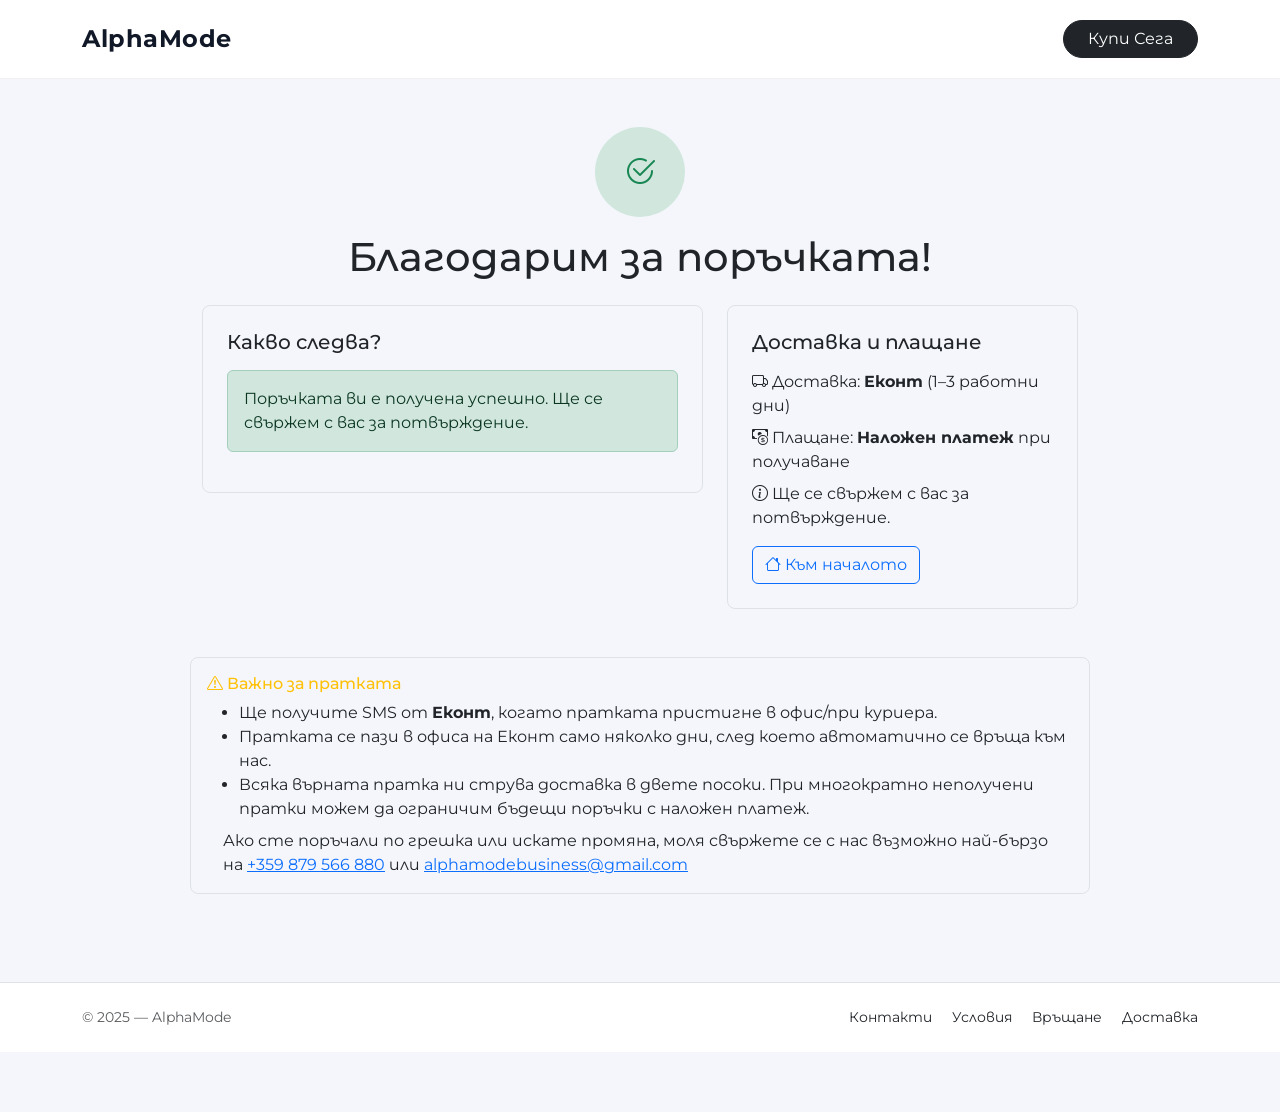
<file: site/order-success.html>
<!DOCTYPE html>
<html lang="bg">
<head>
    <meta charset="utf-8" />
    <meta name="viewport" content="width=device-width, initial-scale=1.0" />
    <title>Благодарим!</title>

    <link rel="preconnect" href="https://fonts.gstatic.com" crossorigin />
    <link href="https://fonts.googleapis.com/css2?family=Montserrat:wght@400;600;700&display=swap" rel="stylesheet" />
    <link rel="stylesheet" href="https://cdn.jsdelivr.net/npm/bootstrap-icons@1.11.3/font/bootstrap-icons.css">
    <link rel="stylesheet" href="https://cdn.jsdelivr.net/npm/bootstrap@5.3.3/dist/css/bootstrap.min.css" />
    <link href="css/site.css" rel="stylesheet" />

    <link rel="shortcut icon" href="favicon.ico?v=am1">
    <meta name="theme-color" content="#111827">

    <!-- Meta Pixel Code -->
    <script>
        !function(f,b,e,v,n,t,s)
        {if(f.fbq)return;n=f.fbq=function(){n.callMethod?
        n.callMethod.apply(n,arguments):n.queue.push(arguments)};
        if(!f._fbq)f._fbq=n;n.push=n;n.loaded=!0;n.version='2.0';
        n.queue=[];t=b.createElement(e);t.async=!0;
        t.src=v;s=b.getElementsByTagName(e)[0];
        s.parentNode.insertBefore(t,s)}(window, document,'script',
        'https://connect.facebook.net/en_US/fbevents.js');
        fbq('init', '1116553527217418');
        fbq('track', 'PageView');
        fbq('track', 'Purchase', { currency: 'BGN', value: 0 });
    </script>
    <noscript>
        <img height="1" width="1" style="display:none"
             src="https://www.facebook.com/tr?id=1116553527217418&ev=PageView&noscript=1" />
    </noscript>
</head>
<body>
    <header class="am-header">
        <div class="container d-flex align-items-center justify-content-between">
            <a class="am-logo fs-4" href="/">AlphaMode</a>
            <a class="btn btn-dark rounded-pill px-4" href="order.html">Купи Сега</a>
        </div>
    </header>

    <main role="main" class="pb-3">
        <section class="py-5">
            <div class="container" style="max-width: 900px;">
                <div class="text-center mb-4">
                    <div class="d-inline-flex align-items-center justify-content-center rounded-circle bg-success-subtle text-success"
                         style="width:90px;height:90px;">
                        <i class="bi bi-check2-circle" style="font-size:2rem;"></i>
                    </div>
                    <h1 class="mt-3 mb-1">Благодарим за поръчката!</h1>
                </div>

                <div class="row g-4">
                    <div class="col-12 col-lg-7">
                        <div class="border rounded-3 p-3 p-md-4">
                            <h2 class="h5 mb-3">Какво следва?</h2>
                            <div class="alert alert-success" role="alert">
                                Поръчката ви е получена успешно. Ще се свържем с вас за потвърждение.
                            </div>
                        </div>
                    </div>

                    <div class="col-12 col-lg-5">
                        <div class="border rounded-3 p-3 p-md-4 h-100">
                            <h2 class="h5 mb-3">Доставка и плащане</h2>
                            <ul class="list-unstyled mb-3">
                                <li class="mb-2"><i class="bi bi-truck"></i> Доставка: <strong>Еконт</strong> (1–3 работни дни)</li>
                                <li class="mb-2"><i class="bi bi-cash-coin"></i> Плащане: <strong>Наложен платеж</strong> при получаване</li>
                                <li class="mb-2"><i class="bi bi-info-circle"></i> Ще се свържем с вас за потвърждение.</li>
                            </ul>
                            <div class="d-flex flex-wrap gap-2 mt-3">
                                <a class="btn btn-outline-primary" href="/"><i class="bi bi-house"></i> Към началото</a>
                            </div>
                        </div>
                    </div>
                </div>

                <div class="row mt-5">
                    <div class="border rounded-3 p-3">
                        <h3 class="h6 mb-2 text-warning">
                            <i class="bi bi-exclamation-triangle"></i> Важно за пратката
                        </h3>
                        <ul class="mb-2">
                            <li>Ще получите SMS от <strong>Еконт</strong>, когато пратката пристигне в офис/при куриера.</li>
                            <li>Пратката се пази в офиса на Еконт само няколко дни, след което автоматично се връща към нас.</li>
                            <li>Всяка върната пратка ни струва доставка в двете посоки. При многократно неполучени пратки можем да ограничим бъдещи поръчки с наложен платеж.</li>
                        </ul>
                        <p class="mb-0 px-3">
                            Ако сте поръчали по грешка или искате промяна, моля свържете се с нас
                            възможно най-бързо на <a href="tel:+359879566880">+359 879 566 880</a>
                            или <a href="mailto:alphamodebusiness@gmail.com">alphamodebusiness@gmail.com</a>
                        </p>
                    </div>
                </div>
            </div>
        </section>
    </main>

    <footer class="border-top footer bg-white py-4 mt-4">
        <div class="container d-flex flex-wrap justify-content-between align-items-center gap-3">
            <span class="small text-muted">&copy; 2025 — AlphaMode</span>
            <nav class="small">
                <a class="link-dark me-3" href="info/contact.html">Контакти</a>
                <a class="link-dark me-3" href="info/terms.html">Условия</a>
                <a class="link-dark me-3" href="info/returns.html">Връщане</a>
                <a class="link-dark" href="info/delivery.html">Доставка</a>
            </nav>
        </div>
    </footer>

    <script src="https://cdn.jsdelivr.net/npm/bootstrap@5.3.3/dist/js/bootstrap.bundle.min.js"></script>
</body>
</html>
</file>
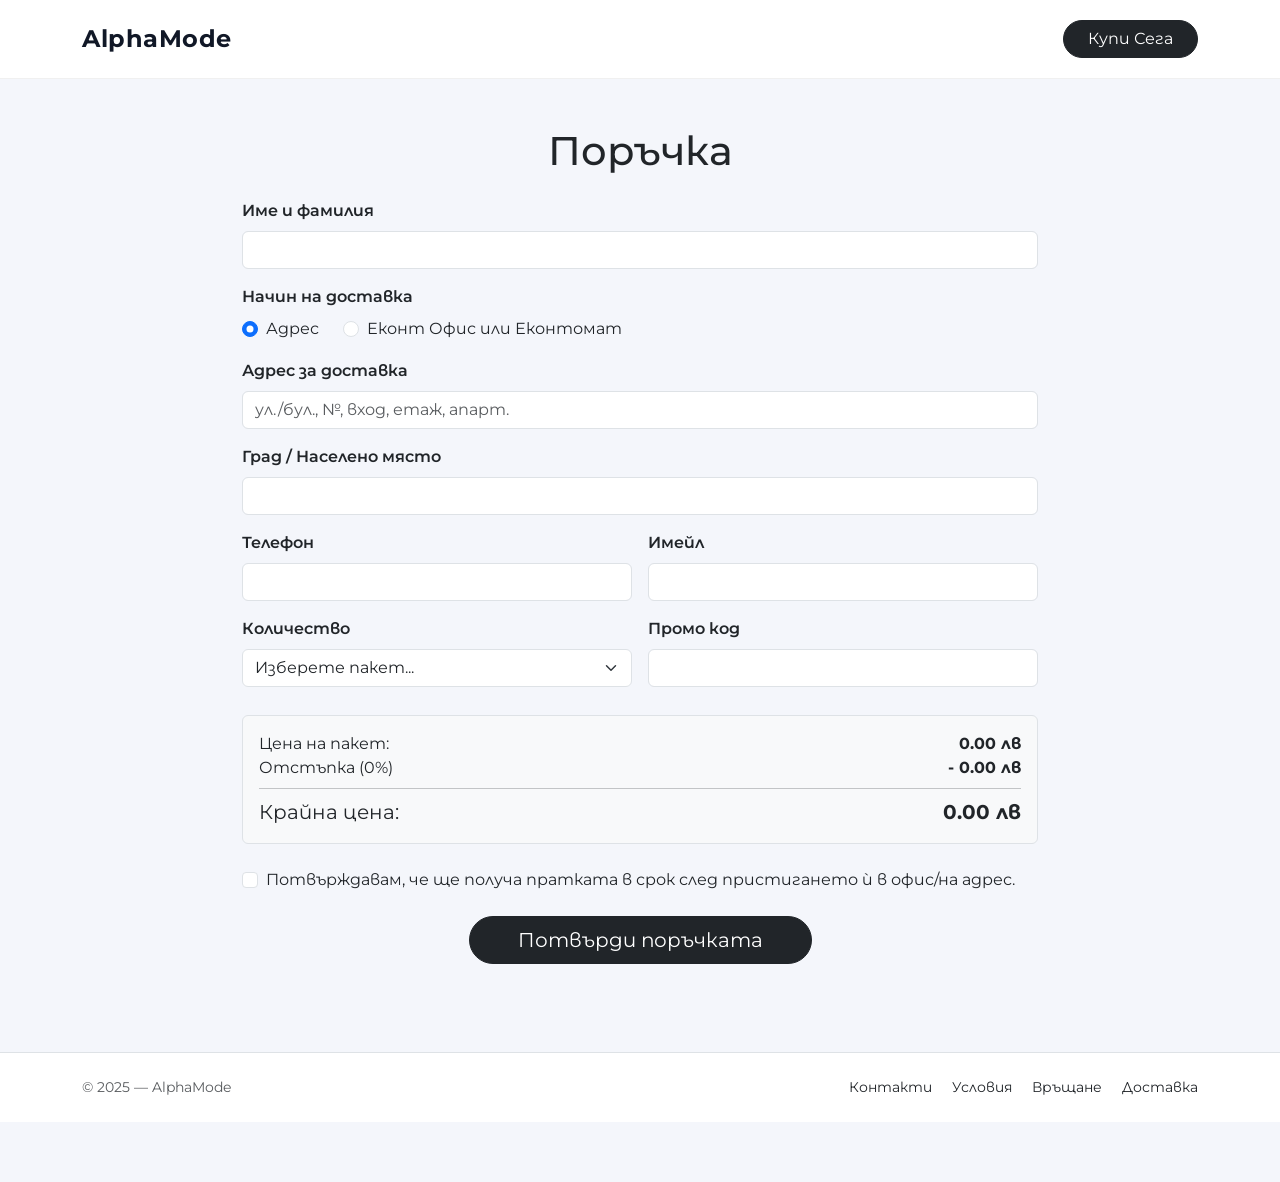
<file: site/order.html>
<!DOCTYPE html>
<html lang="bg">
<head>
    <meta charset="utf-8" />
    <meta name="viewport" content="width=device-width, initial-scale=1.0" />
    <title>Alpha Mode Поръчка</title>

    <link rel="preconnect" href="https://fonts.gstatic.com" crossorigin />
    <link href="https://fonts.googleapis.com/css2?family=Montserrat:wght@400;600;700&display=swap" rel="stylesheet" />
    <link rel="stylesheet" href="https://cdn.jsdelivr.net/npm/bootstrap-icons@1.11.3/font/bootstrap-icons.css">
    <link rel="stylesheet" href="https://cdn.jsdelivr.net/npm/bootstrap@5.3.3/dist/css/bootstrap.min.css" />
    <link href="css/site.css" rel="stylesheet" />

    <link rel="apple-touch-icon" sizes="180x180" href="apple-touch-icon.png?v=am1">
    <link rel="icon" type="image/png" sizes="32x32" href="favicon-32x32.png?v=am1">
    <link rel="icon" type="image/png" sizes="16x16" href="favicon-16x16.png?v=am1">
    <link rel="shortcut icon" href="favicon.ico?v=am1">
    <meta name="theme-color" content="#111827">

    <!-- Meta Pixel Code -->
    <script>
        !function(f,b,e,v,n,t,s)
        {if(f.fbq)return;n=f.fbq=function(){n.callMethod?
        n.callMethod.apply(n,arguments):n.queue.push(arguments)};
        if(!f._fbq)f._fbq=n;n.push=n;n.loaded=!0;n.version='2.0';
        n.queue=[];t=b.createElement(e);t.async=!0;
        t.src=v;s=b.getElementsByTagName(e)[0];
        s.parentNode.insertBefore(t,s)}(window, document,'script',
        'https://connect.facebook.net/en_US/fbevents.js');
        fbq('init', '1116553527217418');
        fbq('track', 'PageView');
    </script>
    <noscript>
        <img height="1" width="1" style="display:none"
             src="https://www.facebook.com/tr?id=1116553527217418&ev=PageView&noscript=1" />
    </noscript>
</head>
<body>
    <header class="am-header">
        <div class="container d-flex align-items-center justify-content-between">
            <a class="am-logo fs-4" href="/">AlphaMode</a>
            <a class="btn btn-dark rounded-pill px-4" href="order.html">Купи Сега</a>
        </div>
    </header>

    <main role="main" class="pb-3">
        <section class="py-5">
            <div class="container" style="max-width: 820px;">
                <h1 class="mb-4 text-center">Поръчка</h1>

                <form action="https://formspree.io/f/meedwjvy" method="POST">
                    <input type="hidden" name="_next" value="https://alphamode.netlify.app/order-success.html" />
                    <input type="hidden" name="_subject" value="Нова поръчка от AlphaMode" />

                    <!-- Honeypot spam protection -->
                    <input type="text" name="_gotcha" style="display:none" />

                    <div class="row g-3">
                        <div class="col-12">
                            <label for="fullName" class="form-label">Име и фамилия</label>
                            <input type="text" name="fullName" id="fullName" class="form-control" required maxlength="80" />
                        </div>

                        <div class="col-12">
                            <label class="form-label">Начин на доставка</label>
                            <div class="d-flex gap-4">
                                <div class="form-check">
                                    <input class="form-check-input" type="radio" name="deliveryMethod" id="dmHome" value="Адрес" checked />
                                    <label class="form-check-label" for="dmHome">Адрес</label>
                                </div>
                                <div class="form-check">
                                    <input class="form-check-input" type="radio" name="deliveryMethod" id="dmEcont" value="Еконт Офис" />
                                    <label class="form-check-label" for="dmEcont">Еконт Офис или Еконтомат</label>
                                </div>
                            </div>
                        </div>

                        <div class="col-12">
                            <label for="address" class="form-label" id="addressLabel">Адрес за доставка</label>
                            <input type="text" name="address" id="address" class="form-control" required maxlength="200" />
                        </div>

                        <div class="col-12">
                            <label for="town" class="form-label">Град / Населено място</label>
                            <input type="text" name="town" id="town" class="form-control" required maxlength="80" />
                        </div>

                        <div class="col-md-6">
                            <label for="telephone" class="form-label">Телефон</label>
                            <input type="tel" name="telephone" id="telephone" class="form-control" required maxlength="30"
                                   pattern="^(\+?359|0)\d{7,12}$"
                                   title="Въведете валиден български телефонен номер" />
                        </div>

                        <div class="col-md-6">
                            <label for="email" class="form-label">Имейл</label>
                            <input type="email" name="email" id="email" class="form-control" required maxlength="120" />
                        </div>

                        <div class="col-md-6">
                            <label for="bundleSelect" class="form-label">Количество</label>
                            <select name="bundle" class="form-select" required id="bundleSelect">
                                <option value="">Изберете пакет...</option>
                                <option value="1 опаковка (1 бр.) – 59 лв." data-price="59">1 опаковка (1 бр.) – 59 лв.</option>
                                <option value="2 опаковки (2 бр.) – 100 лв." data-price="100">2 опаковки (2 бр.) – 100 лв.</option>
                                <option value="3 опаковки (3 бр.) – 140 лв." data-price="140">3 опаковки (3 бр.) – 140 лв.</option>
                            </select>
                        </div>

                        <div class="col-md-6">
                            <label for="promoInput" class="form-label">Промо код</label>
                            <input type="text" name="promoCode" id="promoInput" class="form-control" maxlength="30" />
                            <div id="promoFeedback" class="form-text"></div>
                        </div>
                    </div>

                    <!-- Price summary -->
                    <div class="mt-4 p-3 border rounded bg-light">
                        <div class="d-flex justify-content-between">
                            <span>Цена на пакет:</span>
                            <strong><span id="basePrice">0.00</span> лв</strong>
                        </div>
                        <div id="discountRow" class="d-flex justify-content-between" style="display:none !important;">
                            <span>Отстъпка (<span id="discountPercent">0</span>%)</span>
                            <strong>- <span id="discountAmount">0.00</span> лв</strong>
                        </div>
                        <hr class="my-2" />
                        <div class="d-flex justify-content-between fs-5">
                            <span>Крайна цена:</span>
                            <strong><span id="finalTotal">0.00</span> лв</strong>
                        </div>
                    </div>

                    <!-- Hidden field to capture computed total for the Netlify submission -->
                    <input type="hidden" name="computedTotal" id="computedTotal" value="" />

                    <div class="mt-4">
                        <div class="form-check text-start">
                            <input class="form-check-input" type="checkbox" name="acceptsCodPolicy" id="codPolicy" required />
                            <label class="form-check-label" for="codPolicy">
                                Потвърждавам, че ще получа пратката в срок след пристигането ѝ в офис/на адрес.
                            </label>
                        </div>
                    </div>

                    <div class="text-center mt-4">
                        <button id="submitOrderBtn" type="submit" class="btn btn-dark btn-lg rounded-pill px-5">
                            Потвърди поръчката
                        </button>
                    </div>
                </form>
            </div>
        </section>
    </main>

    <footer class="border-top footer bg-white py-4 mt-4">
        <div class="container d-flex flex-wrap justify-content-between align-items-center gap-3">
            <span class="small text-muted">&copy; 2025 — AlphaMode</span>
            <nav class="small">
                <a class="link-dark me-3" href="info/contact.html">Контакти</a>
                <a class="link-dark me-3" href="info/terms.html">Условия</a>
                <a class="link-dark me-3" href="info/returns.html">Връщане</a>
                <a class="link-dark" href="info/delivery.html">Доставка</a>
            </nav>
        </div>
    </footer>

    <script src="https://cdn.jsdelivr.net/npm/jquery@3.7.1/dist/jquery.min.js"></script>
    <script src="https://cdn.jsdelivr.net/npm/bootstrap@5.3.3/dist/js/bootstrap.bundle.min.js"></script>
    <script src="js/order.js"></script>
</body>
</html>
</file>
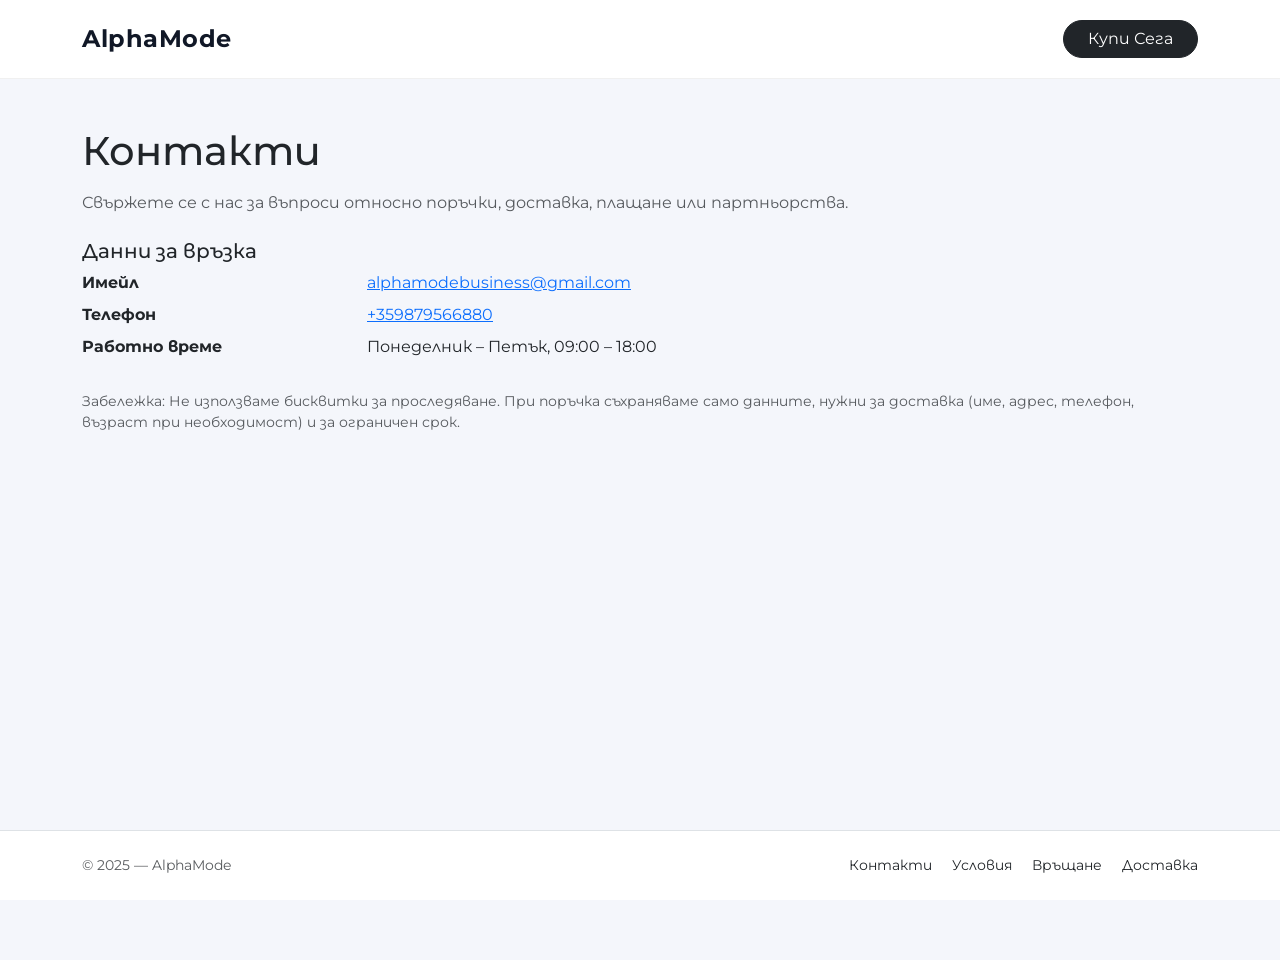
<file: site/info/contact.html>
<!DOCTYPE html>
<html lang="bg">
<head>
    <meta charset="utf-8" />
    <meta name="viewport" content="width=device-width, initial-scale=1.0" />
    <title>Контакти — AlphaMode</title>
    <link rel="preconnect" href="https://fonts.gstatic.com" crossorigin />
    <link href="https://fonts.googleapis.com/css2?family=Montserrat:wght@400;600;700&display=swap" rel="stylesheet" />
    <link rel="stylesheet" href="https://cdn.jsdelivr.net/npm/bootstrap@5.3.3/dist/css/bootstrap.min.css" />
    <link href="../css/site.css" rel="stylesheet" />
    <link rel="shortcut icon" href="../favicon.ico?v=am1">
    <meta name="theme-color" content="#111827">
</head>
<body>
    <header class="am-header">
        <div class="container d-flex align-items-center justify-content-between">
            <a class="am-logo fs-4" href="/">AlphaMode</a>
            <a class="btn btn-dark rounded-pill px-4" href="../order.html">Купи Сега</a>
        </div>
    </header>
    <main role="main" class="pb-3">
        <section class="container py-5">
            <h1 class="mb-3">Контакти</h1>
            <p class="text-muted">Свържете се с нас за въпроси относно поръчки, доставка, плащане или партньорства.</p>
            <h2 class="h5 mt-4">Данни за връзка</h2>
            <dl class="row">
                <dt class="col-sm-3">Имейл</dt>
                <dd class="col-sm-9"><a href="mailto:alphamodebusiness@gmail.com">alphamodebusiness@gmail.com</a></dd>
                <dt class="col-sm-3">Телефон</dt>
                <dd class="col-sm-9"><a href="tel:+359879566880">+359879566880</a></dd>
                <dt class="col-sm-3">Работно време</dt>
                <dd class="col-sm-9">Понеделник – Петък, 09:00 – 18:00</dd>
            </dl>
            <p class="small text-muted mt-4 mb-0">
                Забележка: Не използваме бисквитки за проследяване. При поръчка съхраняваме само данните, нужни за доставка (име, адрес, телефон, възраст при необходимост) и за ограничен срок.
            </p>
        </section>
    </main>
    <footer class="border-top footer bg-white py-4 mt-4">
        <div class="container d-flex flex-wrap justify-content-between align-items-center gap-3">
            <span class="small text-muted">&copy; 2025 — AlphaMode</span>
            <nav class="small">
                <a class="link-dark me-3" href="contact.html">Контакти</a>
                <a class="link-dark me-3" href="terms.html">Условия</a>
                <a class="link-dark me-3" href="returns.html">Връщане</a>
                <a class="link-dark" href="delivery.html">Доставка</a>
            </nav>
        </div>
    </footer>
    <script src="https://cdn.jsdelivr.net/npm/bootstrap@5.3.3/dist/js/bootstrap.bundle.min.js"></script>
</body>
</html>
</file>
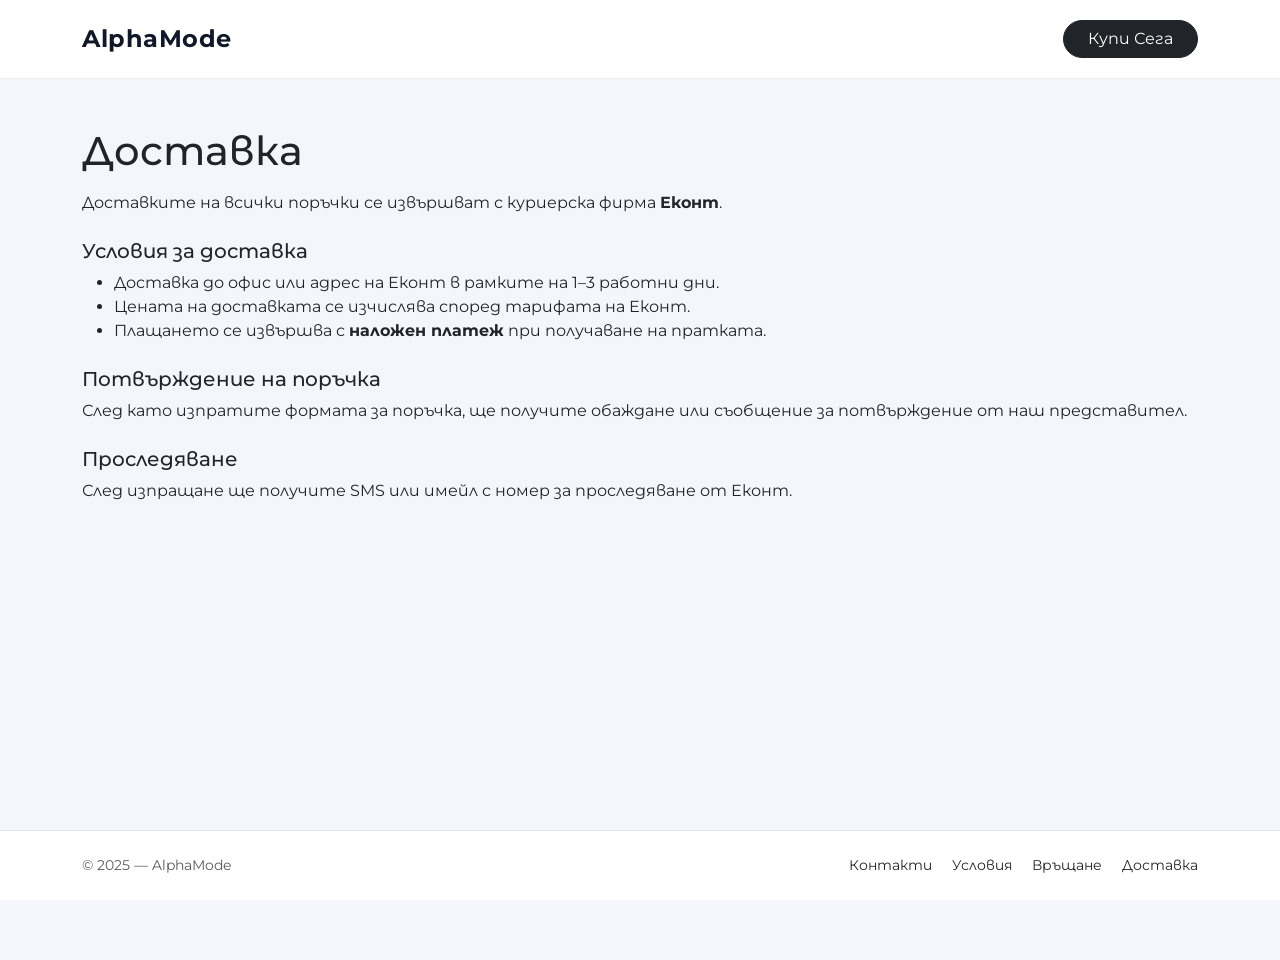
<file: site/info/delivery.html>
<!DOCTYPE html>
<html lang="bg">
<head>
    <meta charset="utf-8" />
    <meta name="viewport" content="width=device-width, initial-scale=1.0" />
    <title>Доставка — AlphaMode</title>
    <link rel="preconnect" href="https://fonts.gstatic.com" crossorigin />
    <link href="https://fonts.googleapis.com/css2?family=Montserrat:wght@400;600;700&display=swap" rel="stylesheet" />
    <link rel="stylesheet" href="https://cdn.jsdelivr.net/npm/bootstrap@5.3.3/dist/css/bootstrap.min.css" />
    <link href="../css/site.css" rel="stylesheet" />
    <link rel="shortcut icon" href="../favicon.ico?v=am1">
    <meta name="theme-color" content="#111827">
</head>
<body>
    <header class="am-header">
        <div class="container d-flex align-items-center justify-content-between">
            <a class="am-logo fs-4" href="/">AlphaMode</a>
            <a class="btn btn-dark rounded-pill px-4" href="../order.html">Купи Сега</a>
        </div>
    </header>
    <main role="main" class="pb-3">
        <section class="container py-5">
            <h1 class="mb-3">Доставка</h1>
            <p>Доставките на всички поръчки се извършват с куриерска фирма <strong>Еконт</strong>.</p>
            <h2 class="h5 mt-4">Условия за доставка</h2>
            <ul>
                <li>Доставка до офис или адрес на Еконт в рамките на 1–3 работни дни.</li>
                <li>Цената на доставката се изчислява според тарифата на Еконт.</li>
                <li>Плащането се извършва с <strong>наложен платеж</strong> при получаване на пратката.</li>
            </ul>
            <h2 class="h5 mt-4">Потвърждение на поръчка</h2>
            <p>След като изпратите формата за поръчка, ще получите обаждане или съобщение за потвърждение от наш представител.</p>
            <h2 class="h5 mt-4">Проследяване</h2>
            <p>След изпращане ще получите SMS или имейл с номер за проследяване от Еконт.</p>
        </section>
    </main>
    <footer class="border-top footer bg-white py-4 mt-4">
        <div class="container d-flex flex-wrap justify-content-between align-items-center gap-3">
            <span class="small text-muted">&copy; 2025 — AlphaMode</span>
            <nav class="small">
                <a class="link-dark me-3" href="contact.html">Контакти</a>
                <a class="link-dark me-3" href="terms.html">Условия</a>
                <a class="link-dark me-3" href="returns.html">Връщане</a>
                <a class="link-dark" href="delivery.html">Доставка</a>
            </nav>
        </div>
    </footer>
    <script src="https://cdn.jsdelivr.net/npm/bootstrap@5.3.3/dist/js/bootstrap.bundle.min.js"></script>
</body>
</html>
</file>
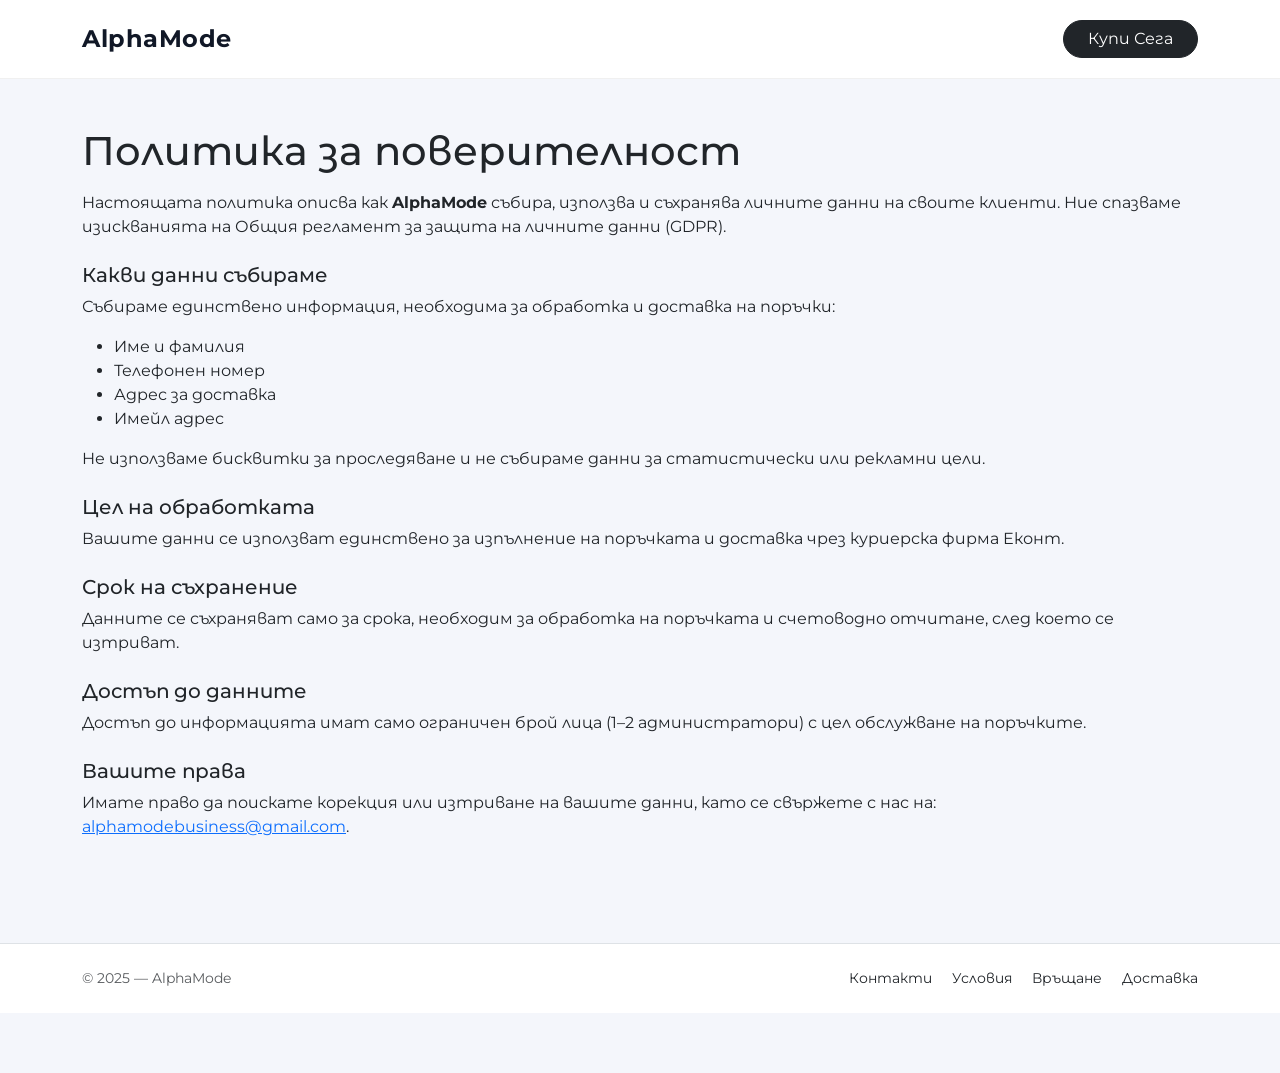
<file: site/info/privacy.html>
<!DOCTYPE html>
<html lang="bg">
<head>
    <meta charset="utf-8" />
    <meta name="viewport" content="width=device-width, initial-scale=1.0" />
    <title>Политика за поверителност — AlphaMode</title>
    <link rel="preconnect" href="https://fonts.gstatic.com" crossorigin />
    <link href="https://fonts.googleapis.com/css2?family=Montserrat:wght@400;600;700&display=swap" rel="stylesheet" />
    <link rel="stylesheet" href="https://cdn.jsdelivr.net/npm/bootstrap@5.3.3/dist/css/bootstrap.min.css" />
    <link href="../css/site.css" rel="stylesheet" />
    <link rel="shortcut icon" href="../favicon.ico?v=am1">
    <meta name="theme-color" content="#111827">
</head>
<body>
    <header class="am-header">
        <div class="container d-flex align-items-center justify-content-between">
            <a class="am-logo fs-4" href="/">AlphaMode</a>
            <a class="btn btn-dark rounded-pill px-4" href="../order.html">Купи Сега</a>
        </div>
    </header>
    <main role="main" class="pb-3">
        <section class="container py-5">
            <h1 class="mb-3">Политика за поверителност</h1>
            <p>Настоящата политика описва как <strong>AlphaMode</strong> събира, използва и съхранява личните данни на своите клиенти. Ние спазваме изискванията на Общия регламент за защита на личните данни (GDPR).</p>
            <h2 class="h5 mt-4">Какви данни събираме</h2>
            <p>Събираме единствено информация, необходима за обработка и доставка на поръчки:</p>
            <ul>
                <li>Име и фамилия</li>
                <li>Телефонен номер</li>
                <li>Адрес за доставка</li>
                <li>Имейл адрес</li>
            </ul>
            <p>Не използваме бисквитки за проследяване и не събираме данни за статистически или рекламни цели.</p>
            <h2 class="h5 mt-4">Цел на обработката</h2>
            <p>Вашите данни се използват единствено за изпълнение на поръчката и доставка чрез куриерска фирма Еконт.</p>
            <h2 class="h5 mt-4">Срок на съхранение</h2>
            <p>Данните се съхраняват само за срока, необходим за обработка на поръчката и счетоводно отчитане, след което се изтриват.</p>
            <h2 class="h5 mt-4">Достъп до данните</h2>
            <p>Достъп до информацията имат само ограничен брой лица (1–2 администратори) с цел обслужване на поръчките.</p>
            <h2 class="h5 mt-4">Вашите права</h2>
            <p>Имате право да поискате корекция или изтриване на вашите данни, като се свържете с нас на: <a href="mailto:alphamodebusiness@gmail.com">alphamodebusiness@gmail.com</a>.</p>
        </section>
    </main>
    <footer class="border-top footer bg-white py-4 mt-4">
        <div class="container d-flex flex-wrap justify-content-between align-items-center gap-3">
            <span class="small text-muted">&copy; 2025 — AlphaMode</span>
            <nav class="small">
                <a class="link-dark me-3" href="contact.html">Контакти</a>
                <a class="link-dark me-3" href="terms.html">Условия</a>
                <a class="link-dark me-3" href="returns.html">Връщане</a>
                <a class="link-dark" href="delivery.html">Доставка</a>
            </nav>
        </div>
    </footer>
    <script src="https://cdn.jsdelivr.net/npm/bootstrap@5.3.3/dist/js/bootstrap.bundle.min.js"></script>
</body>
</html>
</file>
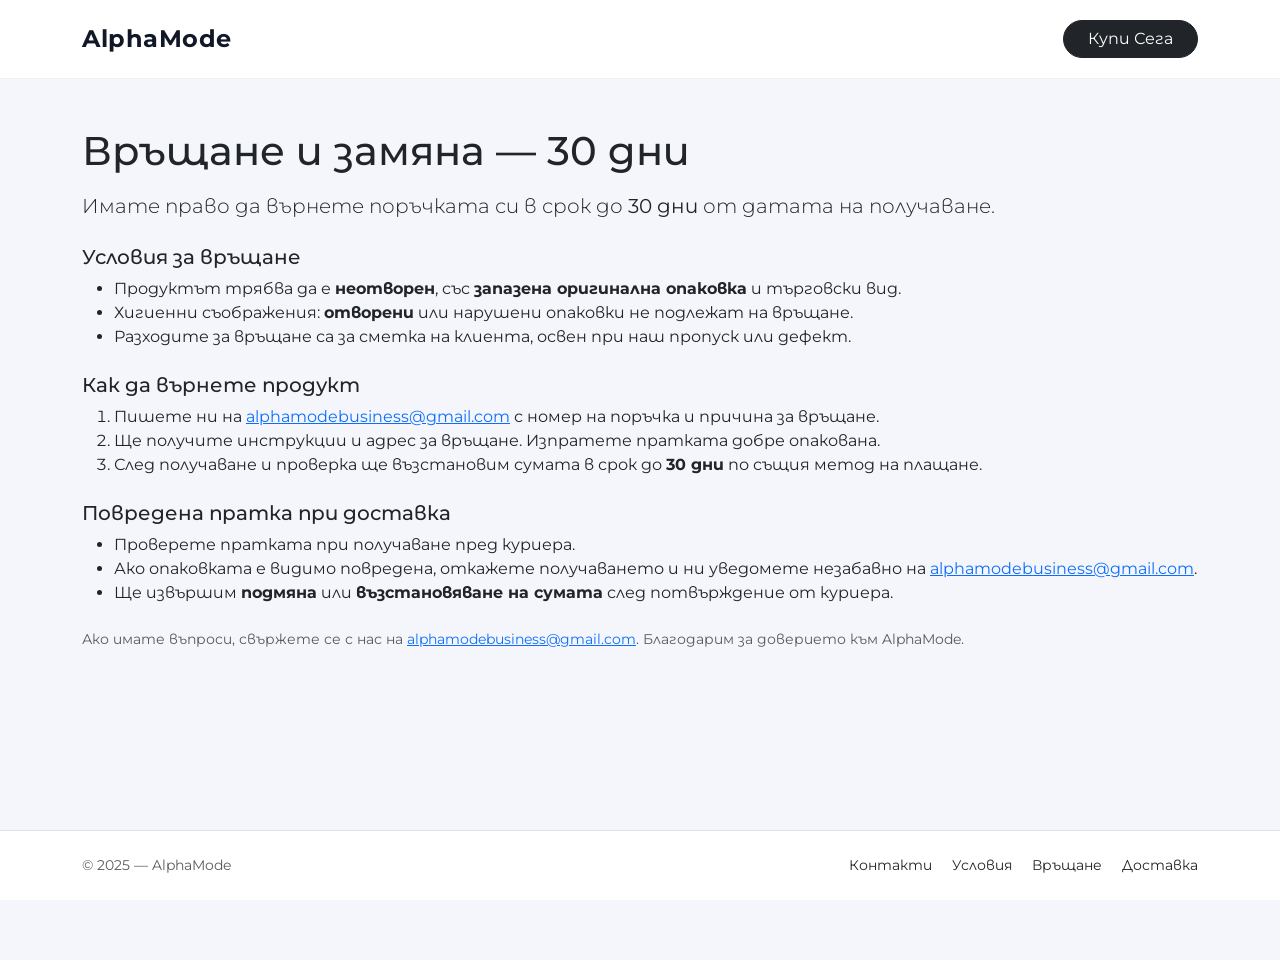
<file: site/info/returns.html>
<!DOCTYPE html>
<html lang="bg">
<head>
    <meta charset="utf-8" />
    <meta name="viewport" content="width=device-width, initial-scale=1.0" />
    <title>Връщане и замяна — AlphaMode</title>
    <link rel="preconnect" href="https://fonts.gstatic.com" crossorigin />
    <link href="https://fonts.googleapis.com/css2?family=Montserrat:wght@400;600;700&display=swap" rel="stylesheet" />
    <link rel="stylesheet" href="https://cdn.jsdelivr.net/npm/bootstrap@5.3.3/dist/css/bootstrap.min.css" />
    <link href="../css/site.css" rel="stylesheet" />
    <link rel="shortcut icon" href="../favicon.ico?v=am1">
    <meta name="theme-color" content="#111827">
</head>
<body>
    <header class="am-header">
        <div class="container d-flex align-items-center justify-content-between">
            <a class="am-logo fs-4" href="/">AlphaMode</a>
            <a class="btn btn-dark rounded-pill px-4" href="../order.html">Купи Сега</a>
        </div>
    </header>
    <main role="main" class="pb-3">
        <section class="container py-5">
            <h1 class="mb-3">Връщане и замяна — 30 дни</h1>
            <p class="lead">Имате право да върнете поръчката си в срок до <strong>30 дни</strong> от датата на получаване.</p>
            <h2 class="h5 mt-4">Условия за връщане</h2>
            <ul class="mb-3">
                <li>Продуктът трябва да е <strong>неотворен</strong>, със <strong>запазена оригинална опаковка</strong> и търговски вид.</li>
                <li>Хигиенни съображения: <strong>отворени</strong> или нарушени опаковки не подлежат на връщане.</li>
                <li>Разходите за връщане са за сметка на клиента, освен при наш пропуск или дефект.</li>
            </ul>
            <h2 class="h5 mt-4">Как да върнете продукт</h2>
            <ol class="mb-3">
                <li>Пишете ни на <a href="mailto:alphamodebusiness@gmail.com">alphamodebusiness@gmail.com</a> с номер на поръчка и причина за връщане.</li>
                <li>Ще получите инструкции и адрес за връщане. Изпратете пратката добре опакована.</li>
                <li>След получаване и проверка ще възстановим сумата в срок до <strong>30 дни</strong> по същия метод на плащане.</li>
            </ol>
            <h2 class="h5 mt-4">Повредена пратка при доставка</h2>
            <ul>
                <li>Проверете пратката при получаване пред куриера.</li>
                <li>Ако опаковката е видимо повредена, откажете получаването и ни уведомете незабавно на <a href="mailto:alphamodebusiness@gmail.com">alphamodebusiness@gmail.com</a>.</li>
                <li>Ще извършим <strong>подмяна</strong> или <strong>възстановяване на сумата</strong> след потвърждение от куриера.</li>
            </ul>
            <p class="small text-muted mt-4">Ако имате въпроси, свържете се с нас на <a href="mailto:alphamodebusiness@gmail.com">alphamodebusiness@gmail.com</a>. Благодарим за доверието към AlphaMode.</p>
        </section>
    </main>
    <footer class="border-top footer bg-white py-4 mt-4">
        <div class="container d-flex flex-wrap justify-content-between align-items-center gap-3">
            <span class="small text-muted">&copy; 2025 — AlphaMode</span>
            <nav class="small">
                <a class="link-dark me-3" href="contact.html">Контакти</a>
                <a class="link-dark me-3" href="terms.html">Условия</a>
                <a class="link-dark me-3" href="returns.html">Връщане</a>
                <a class="link-dark" href="delivery.html">Доставка</a>
            </nav>
        </div>
    </footer>
    <script src="https://cdn.jsdelivr.net/npm/bootstrap@5.3.3/dist/js/bootstrap.bundle.min.js"></script>
</body>
</html>
</file>
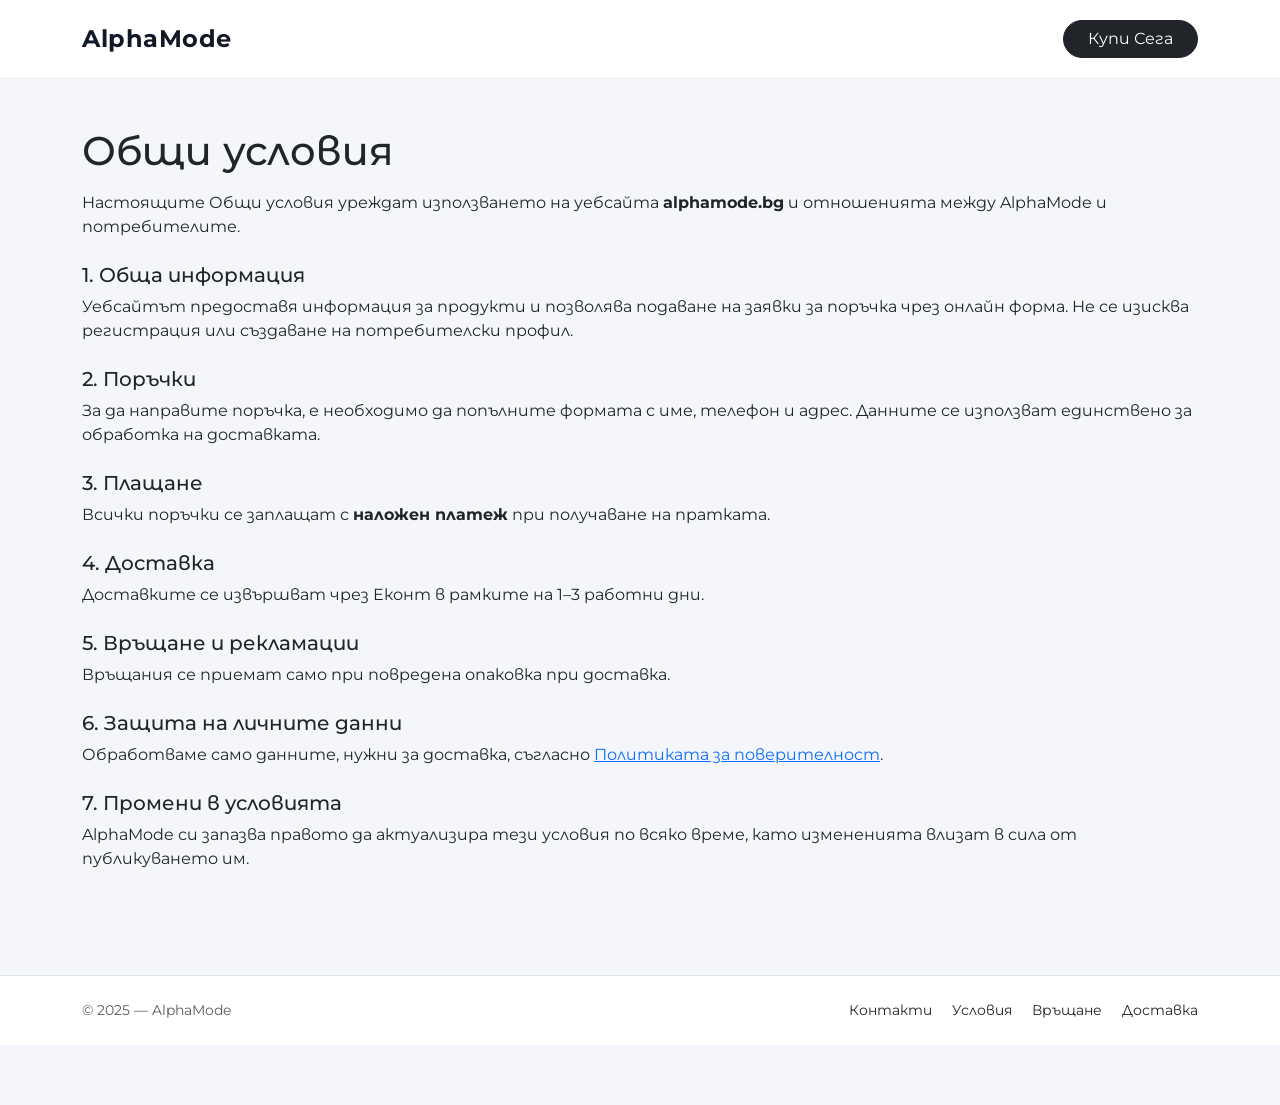
<file: site/info/terms.html>
<!DOCTYPE html>
<html lang="bg">
<head>
    <meta charset="utf-8" />
    <meta name="viewport" content="width=device-width, initial-scale=1.0" />
    <title>Общи условия — AlphaMode</title>
    <link rel="preconnect" href="https://fonts.gstatic.com" crossorigin />
    <link href="https://fonts.googleapis.com/css2?family=Montserrat:wght@400;600;700&display=swap" rel="stylesheet" />
    <link rel="stylesheet" href="https://cdn.jsdelivr.net/npm/bootstrap@5.3.3/dist/css/bootstrap.min.css" />
    <link href="../css/site.css" rel="stylesheet" />
    <link rel="shortcut icon" href="../favicon.ico?v=am1">
    <meta name="theme-color" content="#111827">
</head>
<body>
    <header class="am-header">
        <div class="container d-flex align-items-center justify-content-between">
            <a class="am-logo fs-4" href="/">AlphaMode</a>
            <a class="btn btn-dark rounded-pill px-4" href="../order.html">Купи Сега</a>
        </div>
    </header>
    <main role="main" class="pb-3">
        <section class="container py-5">
            <h1 class="mb-3">Общи условия</h1>
            <p>Настоящите Общи условия уреждат използването на уебсайта <strong>alphamode.bg</strong> и отношенията между AlphaMode и потребителите.</p>
            <h2 class="h5 mt-4">1. Обща информация</h2>
            <p>Уебсайтът предоставя информация за продукти и позволява подаване на заявки за поръчка чрез онлайн форма. Не се изисква регистрация или създаване на потребителски профил.</p>
            <h2 class="h5 mt-4">2. Поръчки</h2>
            <p>За да направите поръчка, е необходимо да попълните формата с име, телефон и адрес. Данните се използват единствено за обработка на доставката.</p>
            <h2 class="h5 mt-4">3. Плащане</h2>
            <p>Всички поръчки се заплащат с <strong>наложен платеж</strong> при получаване на пратката.</p>
            <h2 class="h5 mt-4">4. Доставка</h2>
            <p>Доставките се извършват чрез Еконт в рамките на 1–3 работни дни.</p>
            <h2 class="h5 mt-4">5. Връщане и рекламации</h2>
            <p>Връщания се приемат само при повредена опаковка при доставка.</p>
            <h2 class="h5 mt-4">6. Защита на личните данни</h2>
            <p>Обработваме само данните, нужни за доставка, съгласно <a href="privacy.html">Политиката за поверителност</a>.</p>
            <h2 class="h5 mt-4">7. Промени в условията</h2>
            <p>AlphaMode си запазва правото да актуализира тези условия по всяко време, като измененията влизат в сила от публикуването им.</p>
        </section>
    </main>
    <footer class="border-top footer bg-white py-4 mt-4">
        <div class="container d-flex flex-wrap justify-content-between align-items-center gap-3">
            <span class="small text-muted">&copy; 2025 — AlphaMode</span>
            <nav class="small">
                <a class="link-dark me-3" href="contact.html">Контакти</a>
                <a class="link-dark me-3" href="terms.html">Условия</a>
                <a class="link-dark me-3" href="returns.html">Връщане</a>
                <a class="link-dark" href="delivery.html">Доставка</a>
            </nav>
        </div>
    </footer>
    <script src="https://cdn.jsdelivr.net/npm/bootstrap@5.3.3/dist/js/bootstrap.bundle.min.js"></script>
</body>
</html>
</file>
<file: site/css/site.css>
﻿/* site.min.css (from SCSS) */
:root{--am-carbon:#111827;--am-ink:#0b0f17;}html,body{font-family:"Montserrat",sans-serif;background:#f4f6fb;}body{display:flex;flex-direction:column;min-height:100vh;}main{flex:1 0 auto;}.am-header{padding:1.25rem 0;border-bottom:1px solid rgba(0,0,0,.06);background:#fff;}.am-logo{font-weight:700;letter-spacing:.5px;color:var(--am-carbon);text-decoration:none;}.am-hero{padding:clamp(2rem,5vw,4rem) 0;}.am-hero h1{font-weight:700;color:var(--am-ink);}.am-hero p.lead{color:#444;}.am-bullets li{margin-bottom:.5rem;}.am-img-placeholder{aspect-ratio:1/1;width:100%;border-radius:1rem;background:linear-gradient(135deg,#f0f2f5,#e9eef2);display:grid;place-items:center;color:#6b7280;font-weight:600;user-select:none;}footer a{text-decoration:none;}footer a:hover{text-decoration:underline;}form .form-label{font-weight:600;}input.input-validation-error,select.input-validation-error,textarea.input-validation-error{border-color:#dc3545;}.validation-summary-errors,.field-validation-error{color:#dc3545;}#bundlePicker .form-label{font-size:1.05rem;}#bundlePicker .form-check{padding:.85rem 1rem;border:1px solid #e9ecef;border-radius:.85rem;background:#fff;transition:box-shadow .15s ease,border-color .15s ease;}#bundlePicker .form-check+.form-check{margin-top:.75rem;}#bundlePicker .form-check-input{transform:scale(1.25);margin-top:.25rem;}#bundlePicker .form-check-label span:first-child{font-size:1.05rem;}#bundlePicker .form-check-label span:last-child{font-size:1.05rem;}#bundlePicker .form-check:hover{border-color:#ced4da;box-shadow:0 0 0 .15rem rgba(0,0,0,.03);}#bundlePicker .form-check-input:focus{box-shadow:0 0 0 .25rem rgba(13,110,253,.15);}#bundlePicker .form-check-input:checked~label,#bundlePicker .form-check-input:checked{border-color:#0d6efd!important;}@media(max-width:576px){#bundlePicker .form-check{padding:1rem 1.1rem;}#bundlePicker .form-check-input{transform:scale(1.35);}#bundlePicker .form-check-label{flex-direction:column!important;align-items:flex-start;gap:.25rem;}#bundlePicker .form-check-label span:first-child{font-size:1.1rem;}#bundlePicker .form-check-label span:last-child{font-size:1.1rem;}}.am-ticker{position:sticky;top:0;z-index:1050;background:linear-gradient(90deg,#0f1115 0%,#161a22 100%);color:#fff;border-bottom:1px solid rgba(255,255,255,.06);font-size:.95rem;}.am-ticker__track{overflow:hidden;white-space:nowrap;}.am-ticker__row{display:flex;align-items:center;width:max-content;animation:am-scroll 34s linear infinite;will-change:transform;}.am-ticker__seq{display:flex;align-items:center;gap:2rem;margin:0;padding:.65rem 1rem;list-style:none;}.am-ticker__seq li strong{font-weight:700;}@keyframes am-scroll{from{transform:translateX(0);}to{transform:translateX(-50%);}}.am-ticker:hover .am-ticker__row{animation-play-state:paused;}@media(max-width:576px){.am-ticker__seq{gap:1.1rem;padding:.75rem .75rem;}}#am-compare3 .am-col-brand,#am-compare3 .am-col-other{flex:0 0 auto;display:flex;justify-content:center;align-items:center;}#am-compare3 .am-col-brand{width:130px;}#am-compare3 .am-col-other{width:72px;}#am-compare3 .am-col-brand i,#am-compare3 .am-col-other i{display:inline-flex;width:24px;height:24px;align-items:center;justify-content:center;line-height:1;font-size:20px;}@media(min-width:768px){#am-compare3 .am-col-brand{width:160px;}#am-compare3 .am-col-other{width:90px;}}.am-carousel .carousel{border-radius:1rem;overflow:hidden;}.am-slide-img{width:100%;height:85vh;max-height:900px;object-fit:cover;display:block;background-color:#000;}@media(max-width:576px){.am-slide-img{height:60vh;max-height:none;}}@media(min-width:1200px){.am-slide-img{height:90vh;max-height:900px;object-fit:cover;object-position:50%;}}.am-caption{background:rgba(0,0,0,.5);border-radius:.5rem;padding:.75rem 1rem;left:1rem;right:1rem;bottom:1rem;text-shadow:0 1px 6px rgba(0,0,0,.35);}.am-caption h5,.am-caption p{color:#fff;}#productGallery .carousel-item{height:clamp(340px,58vh,700px);}#productGallery .carousel-item>img{height:100%;max-height:650px!important;width:100%;object-fit:contain;background:transparent;}#productGallery .carousel-control-prev,#productGallery .carousel-control-next{width:auto;background:none!important;opacity:1;}#productGallery .carousel-control-prev-icon,#productGallery .carousel-control-next-icon{background-color:#0c0c0d;border-radius:999px;padding:10px;background-size:16px 16px;box-shadow:none;}#productGallery .carousel-indicators [data-bs-target]{background-color:#0c0c0d;}@media(min-width:768px){#productGallery .am-badge{font-size:1.05rem;padding:7px 14px;}}#imgModal .am-fit{display:block;max-width:100vw;max-height:100svh;width:auto;height:auto;object-fit:contain;}#imgModal .modal-body,#imgModal .carousel,#imgModal .carousel-inner,#imgModal .carousel-item{height:100svh;}

/* site.css */
html {
  font-size: 14px;
}

@media (min-width: 768px) {
  html {
    font-size: 16px;
  }
}

.btn:focus, .btn:active:focus, .btn-link.nav-link:focus, .form-control:focus, .form-check-input:focus {
  box-shadow: 0 0 0 0.1rem white, 0 0 0 0.25rem #258cfb;
}

html {
  position: relative;
  min-height: 100%;
}

body {
  margin-bottom: 60px;
}

.star-rating {
    display: inline-flex;
    flex-direction: row-reverse; /* show 5 -> 1 left-to-right visually */
    gap: .25rem;
    align-items: center;
    font-size: 1.6rem; /* change the size if you want bigger */
    user-select: none;
}

    /* hide native radio inputs */
    .star-rating input[type="radio"] {
        display: none;
    }

    /* stars */
    .star-rating label {
        cursor: pointer;
        color: #cfcfcf;
        transition: transform .12s ease, color .12s ease;
        display: inline-block;
        line-height: 1;
    }

        /* hover and hovered-neighbours */
        .star-rating label:hover,
        .star-rating label:hover ~ label {
            transform: scale(1.15);
            color: #dc3545;
        }

    /* checked state: colour all labels after the checked input (due to row-reverse) */
    .star-rating input[type="radio"]:checked ~ label {
        color: #dc3545;
    }

    /* focus outline for keyboard users */
    .star-rating input[type="radio"]:focus + label {
        outline: 2px solid rgba(220,53,69,.25);
        outline-offset: 3px;
        border-radius: 4px;
    }
</file>
